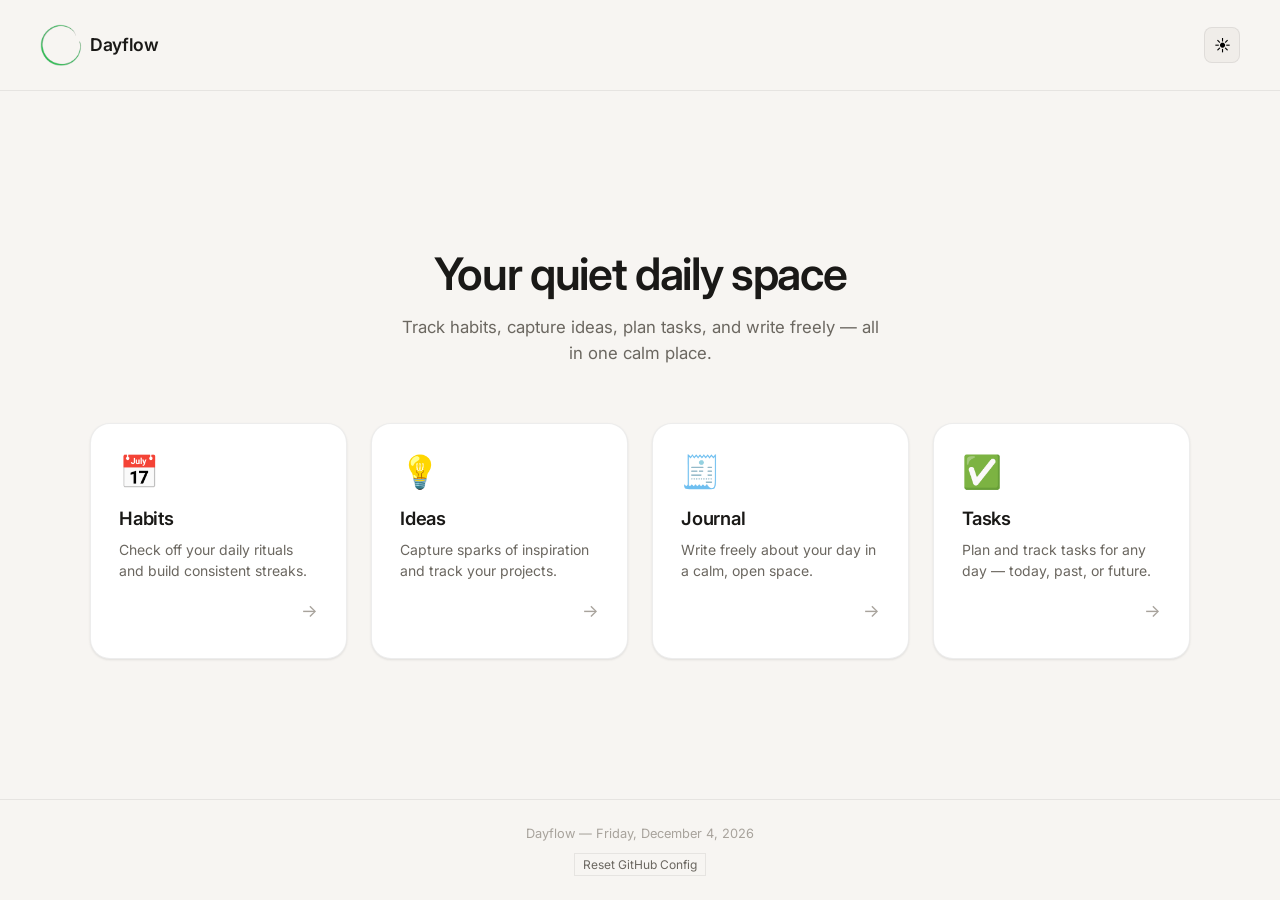
<file: index.html>
<!DOCTYPE html>
<html lang="en">
<head>
  <meta charset="UTF-8" />
  <meta name="viewport" content="width=device-width, initial-scale=1.0" />
  <title>Dayflow — Your Daily Companion</title>
  <meta name="description" content="Dayflow is a calm, distraction-free personal life tracker combining habit tracking, idea logging, and daily journaling in one quiet space." />
  <link rel="icon" type="image/png" href="logos/logo2-removebg-preview.png" />
  <link rel="preconnect" href="https://fonts.googleapis.com" />
  <link rel="preconnect" href="https://fonts.gstatic.com" crossorigin />
  <link href="https://fonts.googleapis.com/css2?family=Inter:wght@300;400;500;600&display=swap" rel="stylesheet" />
  <link rel="stylesheet" href="css/main.css" />
</head>
<body class="home-page">

  <header class="home-header">
    <div class="home-brand">
      <img src="logos/logo2-removebg-preview.png" alt="Dayflow" class="brand-icon main-logo" style="width:42px; height:auto;" />
      <span class="brand-name">Dayflow</span>
    </div>
    <button id="theme-toggle" class="theme-toggle" aria-label="Toggle theme">
      <span class="theme-icon">☀️</span>
    </button>
  </header>

  <main class="home-main">
    <div class="home-hero">
      <h1 class="home-title">Your quiet daily space</h1>
      <p class="home-subtitle">Track habits, capture ideas, plan tasks, and write freely — all in one calm place.</p>
    </div>

    <div class="module-grid module-grid-4">
      <a href="habits.html" class="module-card" id="card-habits">
        <div class="card-icon">📅</div>
        <div class="card-body">
          <h2 class="card-title">Habits</h2>
          <p class="card-desc">Check off your daily rituals and build consistent streaks.</p>
        </div>
        <div class="card-arrow">→</div>
      </a>

      <a href="ideas.html" class="module-card" id="card-ideas">
        <div class="card-icon">💡</div>
        <div class="card-body">
          <h2 class="card-title">Ideas</h2>
          <p class="card-desc">Capture sparks of inspiration and track your projects.</p>
        </div>
        <div class="card-arrow">→</div>
      </a>

      <a href="journal.html" class="module-card" id="card-journal">
        <div class="card-icon">🧾</div>
        <div class="card-body">
          <h2 class="card-title">Journal</h2>
          <p class="card-desc">Write freely about your day in a calm, open space.</p>
        </div>
        <div class="card-arrow">→</div>
      </a>

      <a href="tasks.html" class="module-card" id="card-tasks">
        <div class="card-icon">✅</div>
        <div class="card-body">
          <h2 class="card-title">Tasks</h2>
          <p class="card-desc">Plan and track tasks for any day — today, past, or future.</p>
        </div>
        <div class="card-arrow">→</div>
      </a>
    </div>
  </main>

  <footer class="home-footer">
    <p>Dayflow &mdash; <span id="footer-date"></span></p>
    <p style="margin-top: 0.5rem;"><button id="reset-config" class="btn-ghost" style="font-size: 0.75rem; padding: 0.2rem 0.5rem;">Reset GitHub Config</button></p>
  </footer>



  <script src="js/theme.js"></script>
  <script src="js/github.js"></script>
  <script>
    // Footer date
    document.getElementById('footer-date').textContent = new Date().toLocaleDateString('en-US', { weekday: 'long', year: 'numeric', month: 'long', day: 'numeric' });

    document.addEventListener('DOMContentLoaded', async () => {
        try {
            await GitHub.initializeToken();
        } catch(e) {
            console.error(e.message);
        }
    });

    document.getElementById('reset-config').addEventListener('click', () => {
      if (confirm('Are you sure you want to disconnect? You will need to re-enter your GitHub details.')) {
        GitHub.TokenManager.clearToken();
        location.reload();
      }
    });
  </script>
</body>
</html>
</file>
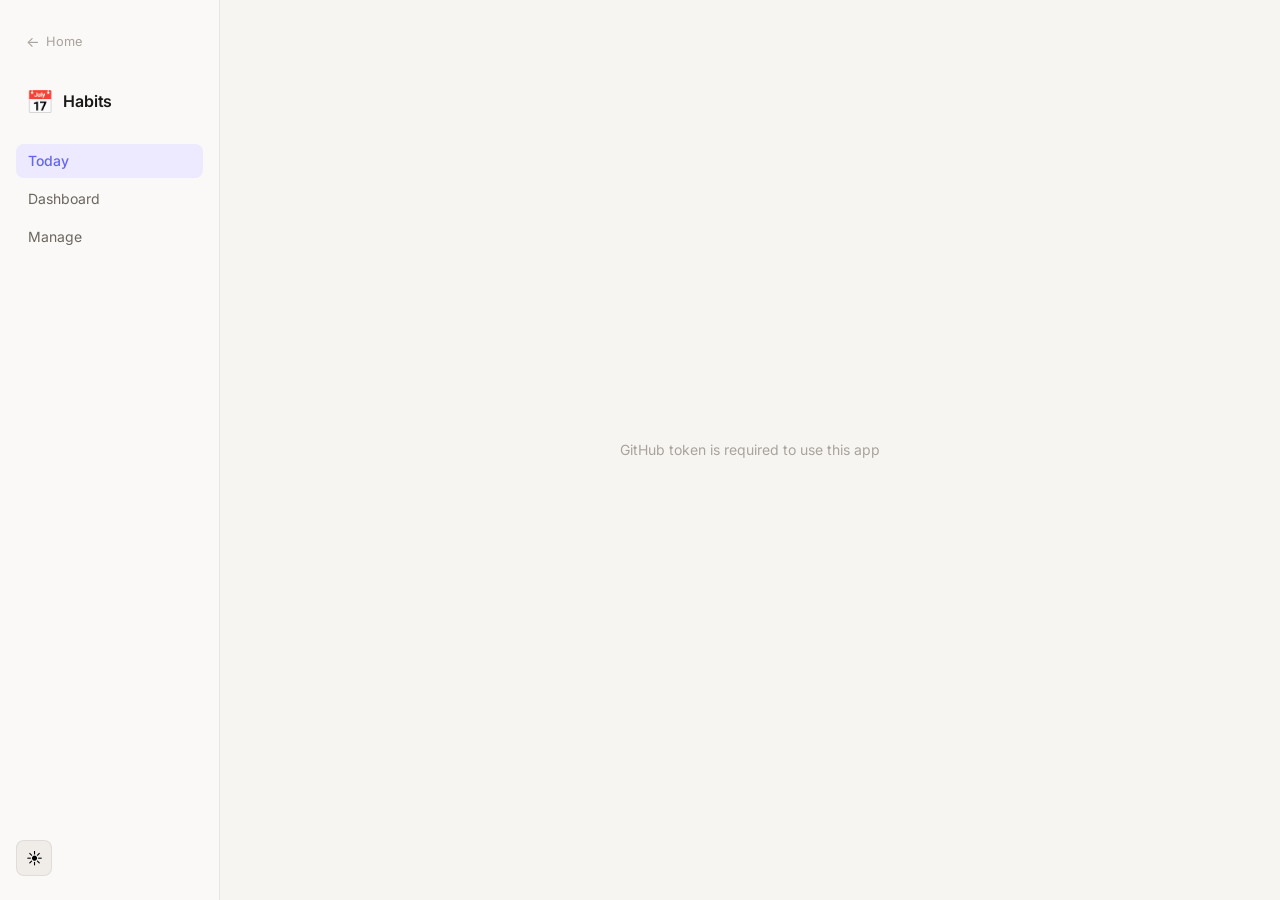
<file: habits.html>
<!DOCTYPE html>
<html lang="en">

<head>
  <meta charset="UTF-8" />
  <meta name="viewport" content="width=device-width, initial-scale=1.0" />
  <title>Habits — Dayflow</title>
  <meta name="description" content="Track your daily habits and build consistent streaks with Dayflow." />
  <link rel="icon" type="image/png" href="logos/logo2-removebg-preview.png" />
  <link rel="preconnect" href="https://fonts.googleapis.com" />
  <link rel="preconnect" href="https://fonts.gstatic.com" crossorigin />
  <link href="https://fonts.googleapis.com/css2?family=Inter:wght@300;400;500;600&display=swap" rel="stylesheet" />
  <link rel="stylesheet" href="css/main.css" />
</head>

<body class="module-page">

  <div class="module-layout">
    <!-- Sidebar -->
    <aside class="module-sidebar">
      <a href="index.html" class="back-link">
        <span class="back-arrow">←</span>
        <span>Home</span>
      </a>
      <div class="sidebar-brand">
        <span class="sidebar-icon">📅</span>
        <span class="sidebar-title">Habits</span>
      </div>
      <nav class="sidebar-nav">
        <button class="sidebar-nav-item active" data-view="today" id="nav-today">Today</button>
        <button class="sidebar-nav-item" data-view="dashboard" id="nav-dashboard">Dashboard</button>
        <button class="sidebar-nav-item" data-view="manage" id="nav-manage">Manage</button>
      </nav>
      <div class="sidebar-spacer"></div>
      <button id="theme-toggle" class="theme-toggle sidebar-theme-btn" aria-label="Toggle theme">
        <span class="theme-icon">☀️</span>
      </button>
    </aside>

    <!-- Main Content -->
    <main class="module-content" id="habits-content">

      <!-- Loading State -->
      <div id="habits-loading" class="loading-screen">
        <div class="spinner"></div>
        <p class="loading-text">Loading your habits…</p>
      </div>

      <!-- Today View -->
      <div id="view-today" class="view hidden">
        <div class="content-header">
          <div>
            <p class="content-eyebrow" id="habits-date-label"></p>
            <h1 class="content-title">Habits</h1>
          </div>
          <button class="btn btn-primary" id="save-today-btn">Save Habits</button>
        </div>

        <!-- Date Navigator -->
        <div class="date-navigator">
          <button class="date-nav-btn" id="date-prev-btn" title="Previous day">&#8592;</button>
          <div class="date-nav-center">
            <input type="date" id="date-picker" class="date-picker-input" />
            <span class="date-nav-label" id="date-nav-label"></span>
          </div>
          <button class="date-nav-btn" id="date-next-btn" title="Next day">&#8594;</button>
        </div>

        <!-- Viewing context indicator -->
        <div class="date-context-bar" id="date-context-bar"></div>

        <div class="progress-bar-wrap">
          <div class="progress-bar-track">
            <div class="progress-bar-fill" id="habit-progress-bar"></div>
          </div>
          <span class="progress-label" id="habit-progress-label">0 / 0</span>
          <span class="habits-progress-ring" id="habits-progress-ring"></span>
        </div>

        <div class="habit-list" id="habit-list">
          <!-- Habits rendered here -->
        </div>

        <div class="empty-state hidden" id="habits-empty">
          <p class="empty-icon">📋</p>
          <p class="empty-text">No habits yet. Add some in the <strong>Manage</strong> tab.</p>
        </div>
      </div>

      <!-- Dashboard View -->
      <div id="view-dashboard" class="view hidden">
        <div class="content-header">
          <div>
            <p class="content-eyebrow">Insights</p>
            <h1 class="content-title">Dashboard</h1>
          </div>
        </div>

        <div class="dashboard-overview">
          <div class="dash-card">
            <h3 title="Average completion rate across all habits this month."
              style="margin-bottom:0.75rem; font-size:1rem; cursor:help;">Overall Consistency (This Month)</h3>
            <div class="progress-bar-wrap">
              <div class="progress-bar-track">
                <div class="progress-bar-fill" id="dash-overall-bar"></div>
              </div>
              <span class="progress-label" id="dash-overall-val">0%</span>
            </div>
          </div>

          <div class="dash-grid">
            <div class="dash-card">
              <h3 style="margin-bottom:0.75rem; font-size:0.95rem;">Habit Summary</h3>
              <div id="dash-habit-summary" class="dash-list"></div>
            </div>
            <div class="dash-card">
              <h3 style="margin-bottom:0.75rem; font-size:0.95rem;">Current Streaks</h3>
              <div id="dash-streaks" class="dash-list"></div>
            </div>
          </div>
        </div>

        <div class="dashboard-explorer">
          <h2 style="font-size:1.1rem; margin-bottom:1rem; border-top:1px solid var(--border); padding-top:1.5rem;">
            Habit Explorer</h2>
          <div class="explorer-layout">
            <div class="explorer-list" id="explorer-list"></div>
            <div class="explorer-panel card" id="explorer-panel" style="display:none;">
              <div class="panel-header" style="border-bottom:1px solid var(--border); padding:1rem;">
                <h3 id="exp-name" style="font-size:1.05rem;">Name</h3>
                <p class="panel-meta" style="font-size:0.8rem; color:var(--text-secondary); margin-top:0.2rem;">Started:
                  <span id="exp-start"></span> &bull; Consistency: <span id="exp-consistency"></span>%
                </p>
              </div>
              <div class="panel-history" id="exp-history" style="padding:1rem;"></div>
            </div>
          </div>
        </div>
      </div>

      <!-- Manage View -->
      <div id="view-manage" class="view hidden">
        <div class="content-header">
          <div>
            <p class="content-eyebrow">Configuration</p>
            <h1 class="content-title">Manage Habits</h1>
          </div>
          <button class="btn btn-primary" id="save-manage-btn">Save Configuration</button>
        </div>

        <div class="add-habit-form card">
          <input type="text" id="new-habit-input" class="form-input" placeholder="Habit name (e.g. Gym, Reading…)"
            maxlength="60" />
          <button id="add-habit-btn" class="btn btn-primary" id="add-habit-btn">+ Add Habit</button>
        </div>

        <div class="habit-manage-list" id="habit-manage-list"></div>

        <div class="empty-state hidden" id="manage-empty">
          <p class="empty-icon">✏️</p>
          <p class="empty-text">Start by adding your first habit above.</p>
        </div>
      </div>

    </main>
  </div>

  <!-- Habit Details Modal -->
  <div id="habit-details-modal" class="modal-overlay hidden">
    <div class="modal">
      <div class="modal-header">
        <h2 class="modal-title" id="hd-name">Habit Name</h2>
        <p class="modal-subtitle">Started: <span id="hd-start"></span> &bull; Consistency: <span
            id="hd-consistency"></span>%</p>
      </div>
      <div class="modal-body">
        <div class="habit-history-list" id="hd-history-list"></div>
      </div>
      <div class="modal-footer">
        <button id="hd-close-btn" class="btn btn-ghost">Close</button>
      </div>
    </div>
  </div>

  <!-- Save indicator -->
  <div id="save-toast" class="save-toast hidden">
    <span class="toast-dot"></span>
    <span class="toast-text">Saving…</span>
  </div>

  <script src="js/theme.js"></script>
  <script src="js/github.js"></script>
  <script src="js/habits.js"></script>
</body>

</html>
</file>
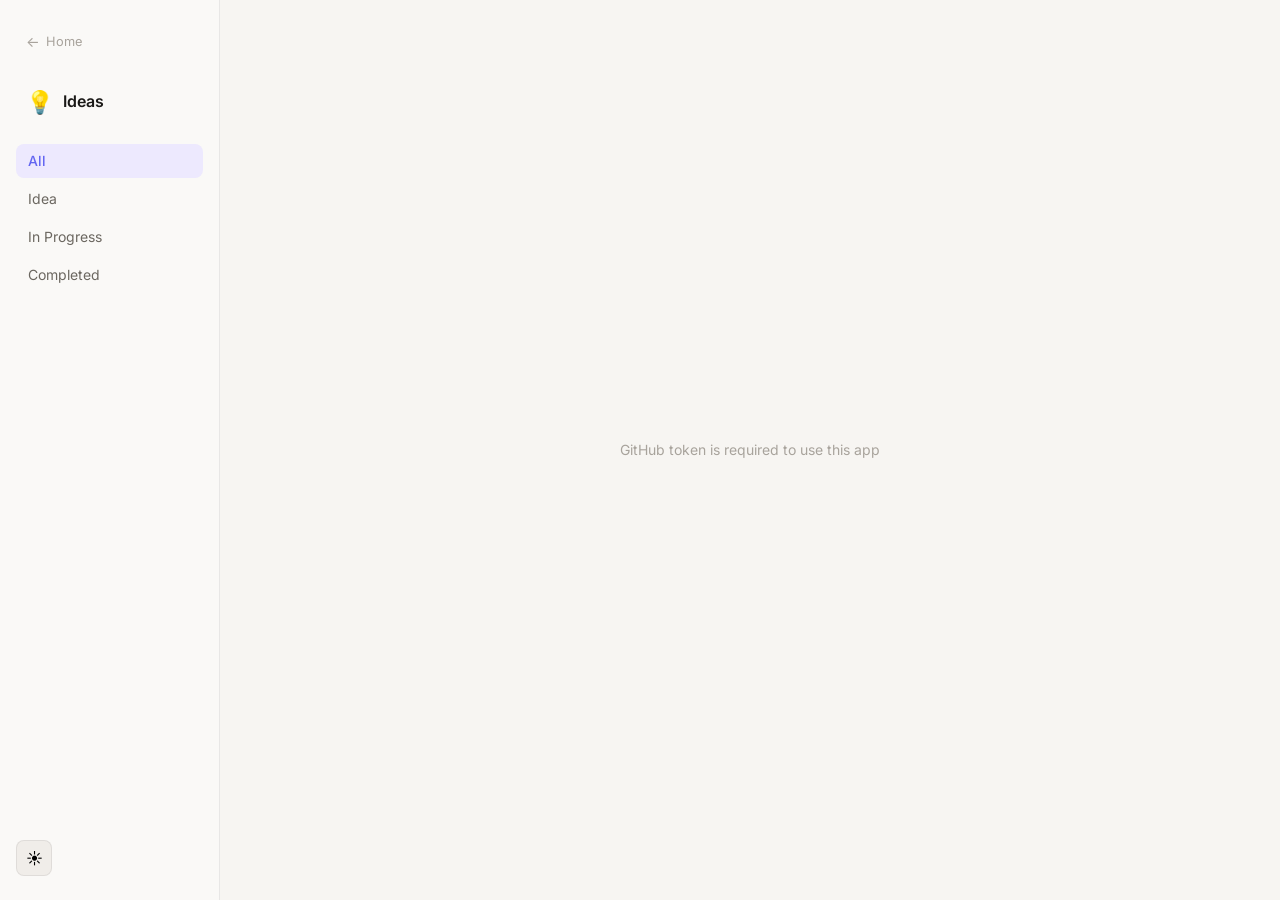
<file: ideas.html>
<!DOCTYPE html>
<html lang="en">
<head>
  <meta charset="UTF-8" />
  <meta name="viewport" content="width=device-width, initial-scale=1.0" />
  <title>Ideas — Dayflow</title>
  <meta name="description" content="Capture and manage your ideas and projects with Dayflow." />
  <link rel="icon" type="image/png" href="logos/logo2-removebg-preview.png" />
  <link rel="preconnect" href="https://fonts.googleapis.com" />
  <link rel="preconnect" href="https://fonts.gstatic.com" crossorigin />
  <link href="https://fonts.googleapis.com/css2?family=Inter:wght@300;400;500;600&display=swap" rel="stylesheet" />
  <link rel="stylesheet" href="css/main.css" />
</head>
<body class="module-page">

  <div class="module-layout">
    <!-- Sidebar -->
    <aside class="module-sidebar">
      <a href="index.html" class="back-link">
        <span class="back-arrow">←</span>
        <span>Home</span>
      </a>
      <div class="sidebar-brand">
        <span class="sidebar-icon">💡</span>
        <span class="sidebar-title">Ideas</span>
      </div>
      <nav class="sidebar-nav">
        <button class="sidebar-nav-item active" data-filter="all" id="filter-all">All</button>
        <button class="sidebar-nav-item" data-filter="idea" id="filter-idea">Idea</button>
        <button class="sidebar-nav-item" data-filter="in-progress" id="filter-inprogress">In Progress</button>
        <button class="sidebar-nav-item" data-filter="completed" id="filter-completed">Completed</button>
      </nav>
      <div class="sidebar-spacer"></div>
      <button id="theme-toggle" class="theme-toggle sidebar-theme-btn" aria-label="Toggle theme">
        <span class="theme-icon">☀️</span>
      </button>
    </aside>

    <!-- Main Content -->
    <main class="module-content" id="ideas-content">

      <!-- Loading -->
      <div id="ideas-loading" class="loading-screen">
        <div class="spinner"></div>
        <p class="loading-text">Loading your ideas…</p>
      </div>

      <!-- Ideas View -->
      <div id="view-ideas" class="view hidden">
        <div class="content-header">
          <div>
            <p class="content-eyebrow">Quick Capture</p>
            <h1 class="content-title">Your Ideas</h1>
          </div>
          <button class="btn btn-primary" id="open-add-idea">+ New Idea</button>
        </div>

        <div id="idea-list" class="idea-list"></div>

        <div class="empty-state hidden" id="ideas-empty">
          <p class="empty-icon">💭</p>
          <p class="empty-text">No ideas yet. Hit <strong>+ New Idea</strong> to capture one.</p>
        </div>
      </div>

    </main>
  </div>

  <!-- Add/Edit Idea Modal -->
  <div id="idea-modal" class="modal-overlay hidden">
    <div class="modal">
      <div class="modal-header">
        <h2 class="modal-title" id="idea-modal-title">New Idea</h2>
      </div>
      <div class="modal-body">
        <input type="hidden" id="idea-edit-id" />
        <div class="form-group">
          <label class="form-label" for="idea-title-input">Title</label>
          <input type="text" id="idea-title-input" class="form-input" placeholder="What's the idea?" maxlength="100" />
        </div>
        <div class="form-group">
          <label class="form-label" for="idea-desc-input">Description</label>
          <textarea id="idea-desc-input" class="form-textarea" placeholder="A short description…" rows="3" maxlength="500"></textarea>
        </div>
        <div class="form-group">
          <label class="form-label" for="idea-status-input">Status</label>
          <select id="idea-status-input" class="form-select">
            <option value="idea">💭 Idea</option>
            <option value="in-progress">🔄 In Progress</option>
            <option value="completed">✅ Completed</option>
          </select>
        </div>
      </div>
      <div class="modal-footer">
        <button id="idea-cancel-btn" class="btn btn-ghost">Cancel</button>
        <button id="idea-save-btn" class="btn btn-primary">Save Idea</button>
      </div>
    </div>
  </div>

  <!-- Delete confirm -->
  <div id="delete-modal" class="modal-overlay hidden">
    <div class="modal modal-sm">
      <div class="modal-header">
        <h2 class="modal-title">Delete this idea?</h2>
        <p class="modal-subtitle">This action cannot be undone.</p>
      </div>
      <div class="modal-footer">
        <button id="delete-cancel-btn" class="btn btn-ghost">Cancel</button>
        <button id="delete-confirm-btn" class="btn btn-danger">Delete</button>
      </div>
    </div>
  </div>

  <!-- Save indicator -->
  <div id="save-toast" class="save-toast hidden">
    <span class="toast-dot"></span>
    <span class="toast-text">Saving…</span>
  </div>

  <script src="js/theme.js"></script>
  <script src="js/github.js"></script>
  <script src="js/ideas.js"></script>
</body>
</html>
</file>
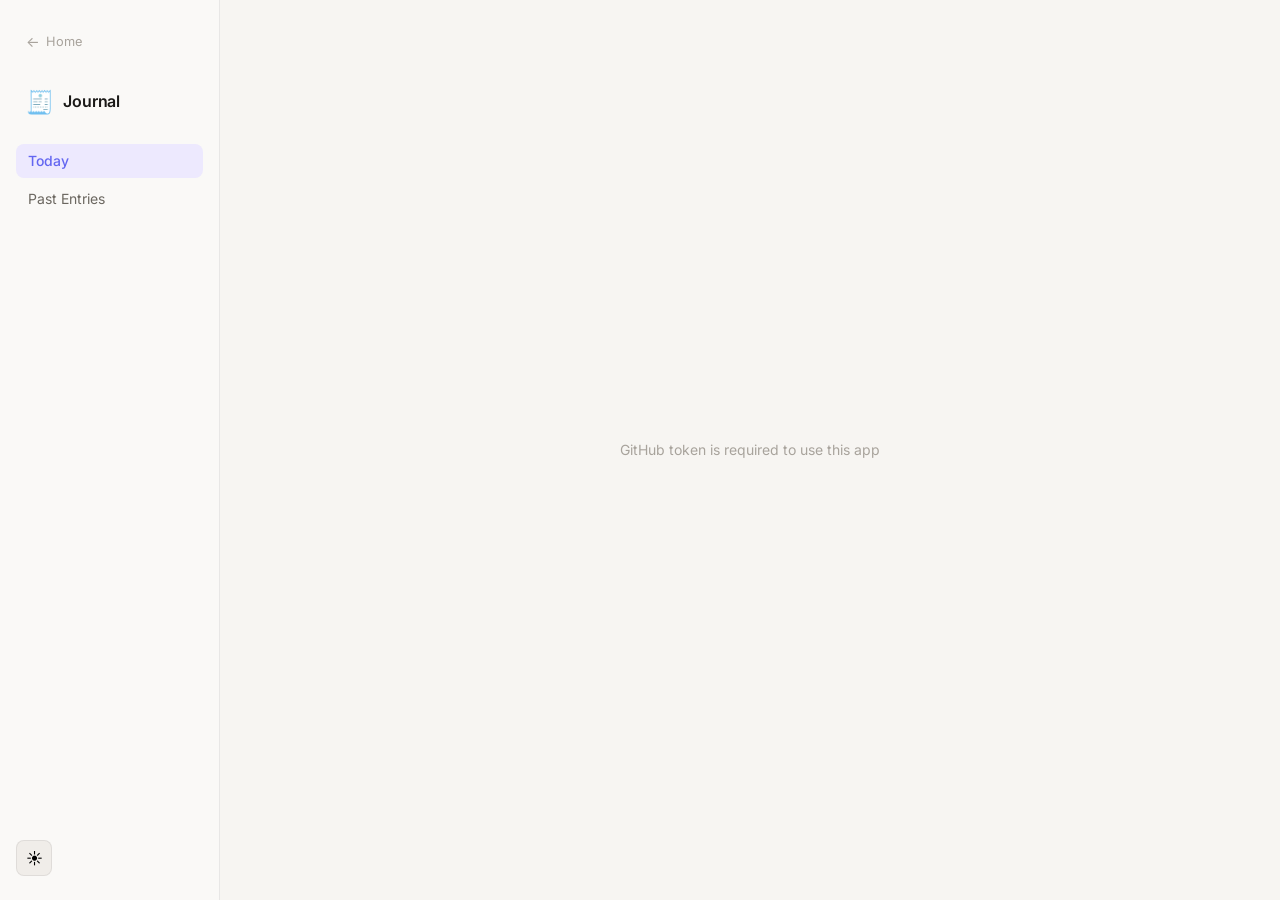
<file: journal.html>
<!DOCTYPE html>
<html lang="en">
<head>
  <meta charset="UTF-8" />
  <meta name="viewport" content="width=device-width, initial-scale=1.0" />
  <title>Journal — Dayflow</title>
  <meta name="description" content="Write your daily journal entries freely in a calm, distraction-free space." />
  <link rel="icon" type="image/png" href="logos/logo2-removebg-preview.png" />
  <link rel="preconnect" href="https://fonts.googleapis.com" />
  <link rel="preconnect" href="https://fonts.gstatic.com" crossorigin />
  <link href="https://fonts.googleapis.com/css2?family=Inter:wght@300;400;500;600&display=swap" rel="stylesheet" />
  <link rel="stylesheet" href="css/main.css" />
</head>
<body class="module-page">

  <div class="module-layout">
    <!-- Sidebar -->
    <aside class="module-sidebar">
      <a href="index.html" class="back-link">
        <span class="back-arrow">←</span>
        <span>Home</span>
      </a>
      <div class="sidebar-brand">
        <span class="sidebar-icon">🧾</span>
        <span class="sidebar-title">Journal</span>
      </div>
      <nav class="sidebar-nav">
        <button class="sidebar-nav-item active" data-view="write" id="nav-write">Today</button>
        <button class="sidebar-nav-item" data-view="past" id="nav-past">Past Entries</button>
      </nav>
      <div class="sidebar-spacer"></div>
      <button id="theme-toggle" class="theme-toggle sidebar-theme-btn" aria-label="Toggle theme">
        <span class="theme-icon">☀️</span>
      </button>
    </aside>

    <!-- Main Content -->
    <main class="module-content" id="journal-content">

      <!-- Loading -->
      <div id="journal-loading" class="loading-screen">
        <div class="spinner"></div>
        <p class="loading-text">Loading your journal…</p>
      </div>

      <!-- Write View -->
      <div id="view-write" class="view hidden">
        <div class="content-header">
          <div>
            <p class="content-eyebrow" id="journal-date-label"></p>
            <h1 class="content-title">Today's Entry</h1>
          </div>
          <button class="btn btn-primary" id="journal-save-btn">Save Entry</button>
        </div>

        <div class="journal-editor card">
          <textarea id="journal-textarea" class="journal-textarea" placeholder="Write about your day… What happened? How did it feel? What are you grateful for?"></textarea>
        </div>

        <p class="journal-hint">Your entry is saved privately to your GitHub repository.</p>
      </div>

      <!-- Past Entries View -->
      <div id="view-past" class="view hidden">
        <div class="content-header">
          <div>
            <p class="content-eyebrow">Archive</p>
            <h1 class="content-title">Past Entries</h1>
          </div>
          <div class="month-nav" id="month-nav">
            <button class="month-btn" id="prev-month">‹</button>
            <span class="month-label" id="month-label"></span>
            <button class="month-btn" id="next-month">›</button>
          </div>
        </div>

        <div id="past-entries-list" class="past-entries-list"></div>

        <div class="empty-state hidden" id="past-empty">
          <p class="empty-icon">📖</p>
          <p class="empty-text">No entries for this month.</p>
        </div>
      </div>

    </main>
  </div>

  <!-- Save indicator -->
  <div id="save-toast" class="save-toast hidden">
    <span class="toast-dot"></span>
    <span class="toast-text">Saving…</span>
  </div>

  <script src="js/theme.js"></script>
  <script src="js/github.js"></script>
  <script src="js/journal.js"></script>
</body>
</html>
</file>
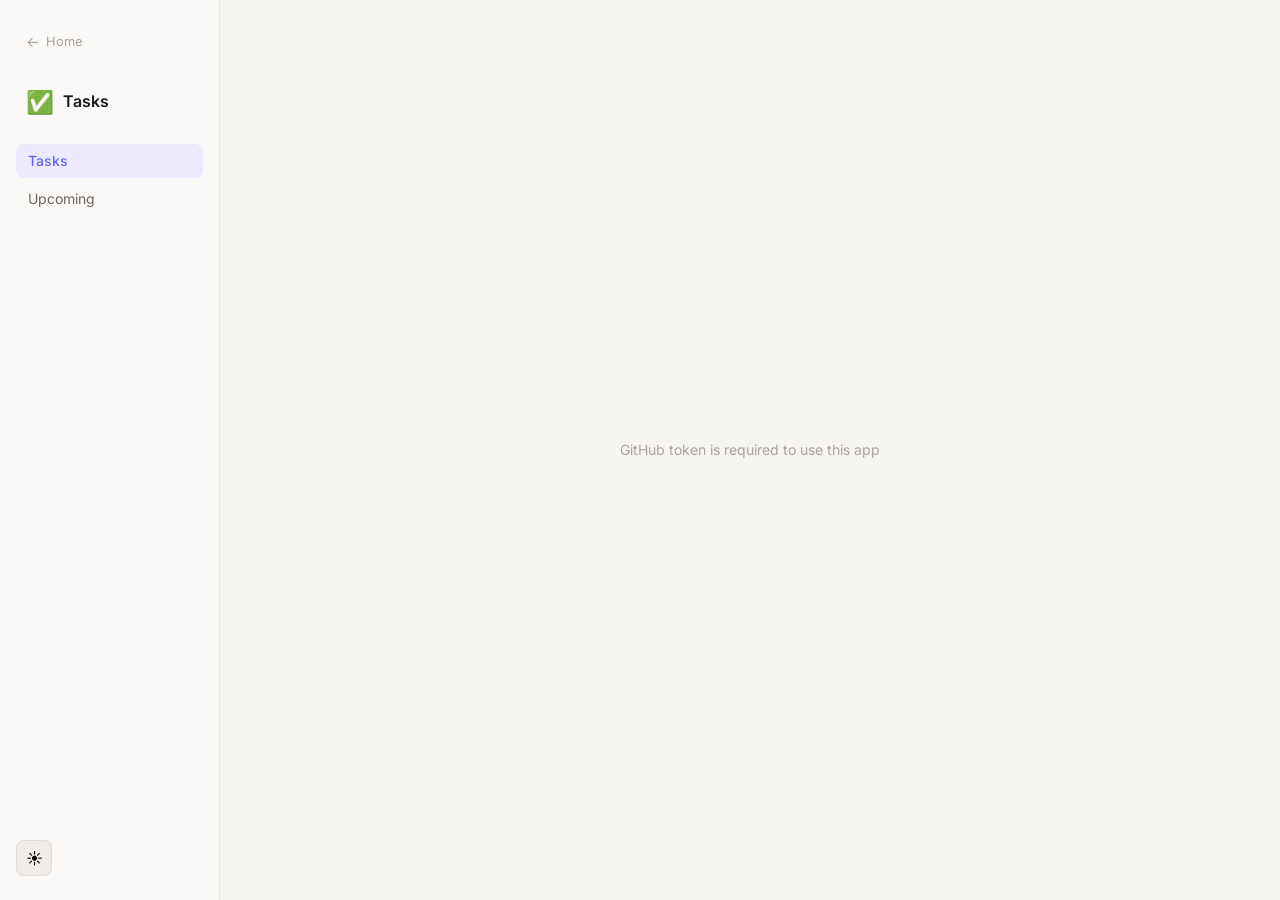
<file: tasks.html>
<!DOCTYPE html>
<html lang="en">

<head>
  <meta charset="UTF-8" />
  <meta name="viewport" content="width=device-width, initial-scale=1.0" />
  <title>Tasks — Dayflow</title>
  <meta name="description" content="Plan and manage tasks for any date. A focused, date-based task management space in Dayflow." />
  <link rel="icon" type="image/png" href="logos/logo2-removebg-preview.png" />
  <link rel="preconnect" href="https://fonts.googleapis.com" />
  <link rel="preconnect" href="https://fonts.gstatic.com" crossorigin />
  <link href="https://fonts.googleapis.com/css2?family=Inter:wght@300;400;500;600&display=swap" rel="stylesheet" />
  <link rel="stylesheet" href="css/main.css" />
</head>

<body class="module-page">

  <div class="module-layout">
    <!-- Sidebar -->
    <aside class="module-sidebar">
      <a href="index.html" class="back-link" id="back-home-link">
        <span class="back-arrow">←</span>
        <span>Home</span>
      </a>
      <div class="sidebar-brand">
        <span class="sidebar-icon">✅</span>
        <span class="sidebar-title">Tasks</span>
      </div>
      <nav class="sidebar-nav">
        <button class="sidebar-nav-item active" data-view="tasks" id="nav-tasks">Tasks</button>
        <button class="sidebar-nav-item" data-view="upcoming" id="nav-upcoming">Upcoming</button>
      </nav>
      <div class="sidebar-spacer"></div>
      <button id="theme-toggle" class="theme-toggle sidebar-theme-btn" aria-label="Toggle theme">
        <span class="theme-icon">☀️</span>
      </button>
    </aside>

    <!-- Main Content -->
    <main class="module-content" id="tasks-content">

      <!-- Loading State -->
      <div id="tasks-loading" class="loading-screen">
        <div class="spinner"></div>
        <p class="loading-text">Loading tasks…</p>
      </div>

      <!-- Tasks View -->
      <div id="view-tasks" class="view hidden">

        <!-- Header row -->
        <div class="tasks-header">
          <div class="tasks-header-left">
            <p class="content-eyebrow" id="tasks-eyebrow">Tasks</p>
            <h1 class="content-title tasks-page-title">
              <span id="tasks-date-display"></span>
            </h1>
          </div>
          <div class="tasks-header-actions">
            <span class="unsaved-indicator hidden" id="unsaved-indicator">Unsaved changes •</span>
            <button class="btn btn-primary" id="save-tasks-btn">Save Changes</button>
          </div>
        </div>

        <!-- Date Navigator -->
        <div class="date-navigator tasks-date-nav">
          <button class="date-nav-btn" id="tasks-date-prev" title="Previous day">&#8592;</button>
          <div class="date-nav-center">
            <input type="date" id="tasks-date-picker" class="date-picker-input" />
            <span class="date-nav-label" id="tasks-date-label"></span>
          </div>
          <button class="date-nav-btn" id="tasks-date-next" title="Next day">&#8594;</button>
          <button class="btn btn-ghost tasks-today-btn" id="tasks-goto-today">Today</button>
        </div>

        <!-- Stats bar -->
        <div class="tasks-stats-bar" id="tasks-stats-bar">
          <div class="tasks-stat">
            <span class="tasks-stat-val" id="stat-total">0</span>
            <span class="tasks-stat-label">Total</span>
          </div>
          <div class="tasks-stat">
            <span class="tasks-stat-val tasks-stat-done" id="stat-done">0</span>
            <span class="tasks-stat-label">Done</span>
          </div>
          <div class="tasks-stat">
            <span class="tasks-stat-val tasks-stat-pending" id="stat-pending">0</span>
            <span class="tasks-stat-label">Pending</span>
          </div>
          <div class="tasks-progress-wrap">
            <div class="tasks-progress-track">
              <div class="tasks-progress-fill" id="tasks-progress-fill"></div>
            </div>
            <span class="tasks-progress-pct" id="tasks-progress-pct">0%</span>
          </div>
        </div>

        <!-- Quick-add input -->
        <div class="tasks-add-bar card" id="tasks-add-bar">
          <div class="tasks-add-row">
            <input
              type="text"
              id="task-new-input"
              class="form-input tasks-add-input"
              placeholder="Add a task… press Enter to add"
              maxlength="200"
              autocomplete="off"
            />
            <select id="task-new-priority" class="form-select tasks-priority-select" aria-label="Priority">
              <option value="none">— Priority</option>
              <option value="high">🔴 High</option>
              <option value="medium">🟡 Medium</option>
              <option value="low">🟢 Low</option>
            </select>
            <button class="btn btn-primary" id="task-add-btn">+ Add</button>
          </div>
        </div>

        <!-- Task list (pending grouped by priority) -->
        <div id="tasks-pending-section">
          <div class="tasks-group-list" id="tasks-pending-list"></div>
          <div class="empty-state hidden" id="tasks-empty">
            <p class="empty-icon">✅</p>
            <p class="empty-text">No tasks for this day.<br>Add one above to get started.</p>
          </div>
        </div>

        <!-- Completed section (collapsible) -->
        <div class="tasks-completed-section hidden" id="tasks-completed-section">
          <button class="tasks-section-toggle" id="tasks-completed-toggle">
            <span class="tasks-section-toggle-icon" id="tasks-completed-chevron">▶</span>
            <span>Completed</span>
            <span class="tasks-completed-count" id="tasks-completed-count">0</span>
          </button>
          <div class="tasks-group-list" id="tasks-completed-list"></div>
        </div>

      </div>

      <!-- Upcoming View -->
      <div id="view-upcoming" class="view hidden">
        <div class="content-header">
          <div>
            <p class="content-eyebrow">Planning</p>
            <h1 class="content-title">Upcoming Tasks</h1>
          </div>
        </div>
        <div id="upcoming-list" class="upcoming-list"></div>
        <div class="empty-state hidden" id="upcoming-empty">
          <p class="empty-icon">🗓️</p>
          <p class="empty-text">No upcoming tasks found in the next 30 days.</p>
        </div>
      </div>

    </main>
  </div>

  <!-- Inline-edit modal -->
  <div id="task-edit-modal" class="modal-overlay hidden">
    <div class="modal">
      <div class="modal-header">
        <h2 class="modal-title">Edit Task</h2>
        <p class="modal-subtitle">Update the task details below.</p>
      </div>
      <div class="modal-body">
        <div class="form-group">
          <label class="form-label" for="edit-task-text">Task</label>
          <input type="text" id="edit-task-text" class="form-input" maxlength="200" />
        </div>
        <div class="form-group">
          <label class="form-label" for="edit-task-priority">Priority</label>
          <select id="edit-task-priority" class="form-select">
            <option value="none">None</option>
            <option value="high">🔴 High</option>
            <option value="medium">🟡 Medium</option>
            <option value="low">🟢 Low</option>
          </select>
        </div>
        <div class="form-group">
          <label class="form-label" for="edit-task-date">Date</label>
          <input type="date" id="edit-task-date" class="form-input" />
        </div>
      </div>
      <div class="modal-footer">
        <button class="btn btn-ghost" id="edit-cancel-btn">Cancel</button>
        <button class="btn btn-primary" id="edit-save-btn">Save Task</button>
      </div>
    </div>
  </div>

  <!-- Save indicator toast -->
  <div id="save-toast" class="save-toast hidden">
    <span class="toast-dot"></span>
    <span class="toast-text">Saving…</span>
  </div>

  <script src="js/theme.js"></script>
  <script src="js/github.js"></script>
  <script src="js/tasks.js"></script>
</body>

</html>
</file>
<file: css/main.css>
/* ============================================================
   Dayflow — Main Stylesheet
   Soft, minimal, distraction-free design system
   ============================================================ */

/* ---------- Google Fonts ---------- */
@import url('https://fonts.googleapis.com/css2?family=Inter:wght@300;400;500;600&display=swap');

/* ---------- CSS Custom Properties ---------- */
:root {
  /* Colors — Light */
  --bg-base: #f7f5f2;
  --bg-surface: #ffffff;
  --bg-sidebar: #faf9f7;
  --bg-hover: #f0ede9;
  --bg-input: #f7f5f2;

  --text-primary: #1a1917;
  --text-secondary: #6b6760;
  --text-muted: #a8a39c;
  --text-on-accent: #ffffff;

  --accent: #6366f1;
  /* Indigo */
  --accent-light: #ede9fe;
  --accent-hover: #4f46e5;

  --success: #16a34a;
  --success-light: #dcfce7;
  --danger: #dc2626;
  --danger-light: #fee2e2;
  --warning: #d97706;
  --warning-light: #fef3c7;

  --border: rgba(0, 0, 0, 0.07);
  --border-focus: #6366f1;

  --shadow-sm: 0 1px 3px rgba(0, 0, 0, 0.06), 0 1px 2px rgba(0, 0, 0, 0.04);
  --shadow-md: 0 4px 16px rgba(0, 0, 0, 0.08), 0 2px 6px rgba(0, 0, 0, 0.04);
  --shadow-lg: 0 12px 40px rgba(0, 0, 0, 0.10), 0 4px 12px rgba(0, 0, 0, 0.06);
  --shadow-hover: 0 8px 28px rgba(99, 102, 241, 0.15), 0 2px 8px rgba(0, 0, 0, 0.05);

  --radius-sm: 8px;
  --radius-md: 14px;
  --radius-lg: 20px;
  --radius-xl: 28px;

  --sidebar-width: 220px;

  --transition: 200ms cubic-bezier(0.4, 0, 0.2, 1);
  --transition-slow: 350ms cubic-bezier(0.4, 0, 0.2, 1);
}

/* Dark theme */
[data-theme="dark"] {
  --bg-base: #111010;
  --bg-surface: #1c1b1a;
  --bg-sidebar: #161514;
  --bg-hover: #252422;
  --bg-input: #252422;

  --text-primary: #f0ede9;
  --text-secondary: #a8a39c;
  --text-muted: #6b6760;

  --accent: #818cf8;
  --accent-light: #1e1d3f;
  --accent-hover: #6366f1;

  --success: #4ade80;
  --success-light: #052e16;
  --danger: #f87171;
  --danger-light: #450a0a;
  --warning: #fbbf24;
  --warning-light: #451a03;

  --border: rgba(255, 255, 255, 0.07);

  --shadow-sm: 0 1px 3px rgba(0, 0, 0, 0.3), 0 1px 2px rgba(0, 0, 0, 0.2);
  --shadow-md: 0 4px 16px rgba(0, 0, 0, 0.4), 0 2px 6px rgba(0, 0, 0, 0.2);
  --shadow-lg: 0 12px 40px rgba(0, 0, 0, 0.5), 0 4px 12px rgba(0, 0, 0, 0.3);
  --shadow-hover: 0 8px 28px rgba(129, 140, 248, 0.2), 0 2px 8px rgba(0, 0, 0, 0.3);
}

/* ---------- Reset & Base ---------- */
*,
*::before,
*::after {
  box-sizing: border-box;
  margin: 0;
  padding: 0;
}

html {
  font-size: 16px;
  scroll-behavior: smooth;
}

body {
  font-family: 'Inter', -apple-system, BlinkMacSystemFont, sans-serif;
  background: var(--bg-base);
  color: var(--text-primary);
  line-height: 1.6;
  min-height: 100vh;
  transition: background var(--transition-slow), color var(--transition-slow);
  -webkit-font-smoothing: antialiased;
}

a {
  text-decoration: none;
  color: inherit;
}

button {
  font-family: inherit;
  cursor: pointer;
  border: none;
  background: none;
}

input,
textarea,
select {
  font-family: inherit;
}

/* ---------- Utility ---------- */
.hidden {
  display: none !important;
}

/* ---------- Scrollbar ---------- */
::-webkit-scrollbar {
  width: 6px;
  height: 6px;
}

::-webkit-scrollbar-track {
  background: transparent;
}

::-webkit-scrollbar-thumb {
  background: var(--border);
  border-radius: 99px;
}

::-webkit-scrollbar-thumb:hover {
  background: var(--text-muted);
}

/* ============================================================
   HOME PAGE
   ============================================================ */

.home-page {
  display: flex;
  flex-direction: column;
  min-height: 100vh;
}

/* Header */
.home-header {
  display: flex;
  align-items: center;
  justify-content: space-between;
  padding: 1.5rem 2.5rem;
  position: sticky;
  top: 0;
  z-index: 10;
  background: var(--bg-base);
  border-bottom: 1px solid var(--border);
  backdrop-filter: blur(8px);
  transition: background var(--transition-slow);
}

.home-brand {
  display: flex;
  align-items: center;
  gap: 0.5rem;
}

.brand-icon {
  font-size: 1.4rem;
}

.brand-name {
  font-size: 1.1rem;
  font-weight: 600;
  letter-spacing: -0.02em;
  color: var(--text-primary);
}

/* Hero */
.home-main {
  flex: 1;
  display: flex;
  flex-direction: column;
  align-items: center;
  justify-content: center;
  padding: 4rem 1.5rem 3rem;
  gap: 3.5rem;
}

.home-hero {
  text-align: center;
  max-width: 480px;
}

.home-title {
  font-size: clamp(2rem, 5vw, 2.8rem);
  font-weight: 600;
  color: var(--text-primary);
  letter-spacing: -0.03em;
  line-height: 1.2;
  margin-bottom: 0.75rem;
}

.home-subtitle {
  font-size: 1.05rem;
  color: var(--text-secondary);
  font-weight: 400;
  line-height: 1.6;
}

/* Module Grid */
.module-grid {
  display: grid;
  grid-template-columns: repeat(3, 1fr);
  gap: 1.5rem;
  width: 100%;
  max-width: 860px;
}

.module-grid-4 {
  grid-template-columns: repeat(4, 1fr);
  max-width: 1100px;
}

@media (max-width: 1020px) {
  .module-grid-4 {
    grid-template-columns: repeat(2, 1fr);
    max-width: 600px;
  }
}

.module-card {
  display: flex;
  flex-direction: column;
  align-items: flex-start;
  gap: 1rem;
  padding: 2rem 1.75rem;
  background: var(--bg-surface);
  border: 1px solid var(--border);
  border-radius: var(--radius-lg);
  box-shadow: var(--shadow-sm);
  transition:
    transform var(--transition),
    box-shadow var(--transition),
    background var(--transition-slow),
    border-color var(--transition);
  cursor: pointer;
  position: relative;
  overflow: hidden;
}

.module-card::before {
  content: '';
  position: absolute;
  inset: 0;
  background: linear-gradient(135deg, var(--accent-light) 0%, transparent 60%);
  opacity: 0;
  transition: opacity var(--transition);
  border-radius: inherit;
}

.module-card:hover {
  transform: translateY(-4px);
  box-shadow: var(--shadow-hover);
  border-color: var(--accent);
}

.module-card:hover::before {
  opacity: 1;
}

.card-icon {
  font-size: 2rem;
  line-height: 1;
  position: relative;
  z-index: 1;
}

.card-body {
  flex: 1;
  position: relative;
  z-index: 1;
}

.card-title {
  font-size: 1.15rem;
  font-weight: 600;
  color: var(--text-primary);
  margin-bottom: 0.35rem;
  letter-spacing: -0.01em;
}

.card-desc {
  font-size: 0.875rem;
  color: var(--text-secondary);
  line-height: 1.5;
}

.card-arrow {
  font-size: 1.1rem;
  color: var(--text-muted);
  align-self: flex-end;
  position: relative;
  z-index: 1;
  transition: color var(--transition), transform var(--transition);
}

.module-card:hover .card-arrow {
  color: var(--accent);
  transform: translateX(4px);
}

/* Footer */
.home-footer {
  text-align: center;
  padding: 1.5rem;
  color: var(--text-muted);
  font-size: 0.8rem;
  border-top: 1px solid var(--border);
}

/* ============================================================
   MODULE PAGES — SHARED LAYOUT
   ============================================================ */

.module-page {
  height: 100vh;
  overflow: hidden;
}

.module-layout {
  display: flex;
  height: 100vh;
}

/* ---------- Sidebar ---------- */
.module-sidebar {
  width: var(--sidebar-width);
  flex-shrink: 0;
  background: var(--bg-sidebar);
  border-right: 1px solid var(--border);
  display: flex;
  flex-direction: column;
  padding: 1.5rem 1rem;
  gap: 0;
  transition: background var(--transition-slow);
  overflow-y: auto;
}

.back-link {
  display: flex;
  align-items: center;
  gap: 0.4rem;
  font-size: 0.8rem;
  color: var(--text-muted);
  padding: 0.4rem 0.6rem;
  border-radius: var(--radius-sm);
  transition: color var(--transition), background var(--transition);
  margin-bottom: 1.5rem;
}

.back-link:hover {
  color: var(--text-primary);
  background: var(--bg-hover);
}

.back-arrow {
  font-size: 0.9rem;
  transition: transform var(--transition);
}

.back-link:hover .back-arrow {
  transform: translateX(-3px);
}

.sidebar-brand {
  display: flex;
  align-items: center;
  gap: 0.6rem;
  padding: 0 0.6rem;
  margin-bottom: 1.5rem;
}

.sidebar-icon {
  font-size: 1.4rem;
}

.sidebar-title {
  font-size: 1rem;
  font-weight: 600;
  letter-spacing: -0.01em;
}

.sidebar-nav {
  display: flex;
  flex-direction: column;
  gap: 0.2rem;
}

.sidebar-nav-item {
  display: block;
  width: 100%;
  text-align: left;
  padding: 0.55rem 0.75rem;
  font-size: 0.875rem;
  color: var(--text-secondary);
  border-radius: var(--radius-sm);
  transition: color var(--transition), background var(--transition);
}

.sidebar-nav-item:hover {
  color: var(--text-primary);
  background: var(--bg-hover);
}

.sidebar-nav-item.active {
  color: var(--accent);
  background: var(--accent-light);
  font-weight: 500;
}

.sidebar-spacer {
  flex: 1;
}

.sidebar-theme-btn {
  align-self: flex-start;
  margin-top: 1rem;
}

/* ---------- Module Content ---------- */
.module-content {
  flex: 1;
  overflow-y: auto;
  padding: 2.5rem 2.75rem;
  display: flex;
  flex-direction: column;
}

@media (max-width: 768px) {
  .module-content {
    padding: 1.5rem 1.25rem;
  }
}

/* Loading Screen */
.loading-screen {
  flex: 1;
  display: flex;
  flex-direction: column;
  align-items: center;
  justify-content: center;
  gap: 1rem;
}

.spinner {
  width: 28px;
  height: 28px;
  border: 2.5px solid var(--border);
  border-top-color: var(--accent);
  border-radius: 50%;
  animation: spin 0.8s linear infinite;
}

@keyframes spin {
  to {
    transform: rotate(360deg);
  }
}

.loading-text {
  font-size: 0.875rem;
  color: var(--text-muted);
}

/* View */
.view {
  display: flex;
  flex-direction: column;
  gap: 1.5rem;
  flex: 1;
}

/* Content Header */
.content-header {
  display: flex;
  align-items: flex-start;
  justify-content: space-between;
  gap: 1rem;
  flex-wrap: wrap;
}

.content-eyebrow {
  font-size: 0.75rem;
  font-weight: 500;
  text-transform: uppercase;
  letter-spacing: 0.08em;
  color: var(--text-muted);
  margin-bottom: 0.25rem;
}

.content-title {
  font-size: 1.7rem;
  font-weight: 600;
  letter-spacing: -0.02em;
  color: var(--text-primary);
}

/* Empty State */
.empty-state {
  display: flex;
  flex-direction: column;
  align-items: center;
  justify-content: center;
  gap: 0.75rem;
  padding: 4rem 2rem;
  text-align: center;
}

.empty-icon {
  font-size: 2.5rem;
}

.empty-text {
  font-size: 0.9rem;
  color: var(--text-muted);
  max-width: 280px;
  line-height: 1.6;
}

/* ============================================================
   SHARED UI COMPONENTS
   ============================================================ */

/* Card */
.card {
  background: var(--bg-surface);
  border: 1px solid var(--border);
  border-radius: var(--radius-md);
  box-shadow: var(--shadow-sm);
  transition: background var(--transition-slow), border-color var(--transition);
}

/* Buttons */
.btn {
  display: inline-flex;
  align-items: center;
  justify-content: center;
  gap: 0.4rem;
  padding: 0.6rem 1.2rem;
  font-size: 0.875rem;
  font-weight: 500;
  border-radius: var(--radius-sm);
  transition: background var(--transition), color var(--transition),
    box-shadow var(--transition), transform var(--transition);
  white-space: nowrap;
}

.btn:active {
  transform: scale(0.97);
}

.btn-primary {
  background: var(--accent);
  color: var(--text-on-accent);
}

.btn-primary:hover {
  background: var(--accent-hover);
}

.btn-ghost {
  background: transparent;
  color: var(--text-secondary);
  border: 1px solid var(--border);
}

.btn-ghost:hover {
  background: var(--bg-hover);
  color: var(--text-primary);
}

.btn-danger {
  background: var(--danger);
  color: #fff;
}

.btn-danger:hover {
  filter: brightness(0.9);
}

.btn-icon {
  padding: 0.5rem;
  border-radius: var(--radius-sm);
  color: var(--text-muted);
  font-size: 1rem;
  transition: background var(--transition), color var(--transition);
}

.btn-icon:hover {
  background: var(--bg-hover);
  color: var(--text-primary);
}

/* Form Elements */
.form-group {
  display: flex;
  flex-direction: column;
  gap: 0.4rem;
}

.form-label {
  font-size: 0.8rem;
  font-weight: 500;
  color: var(--text-secondary);
}

.form-input,
.form-textarea,
.form-select {
  width: 100%;
  padding: 0.65rem 0.875rem;
  background: var(--bg-input);
  border: 1px solid var(--border);
  border-radius: var(--radius-sm);
  color: var(--text-primary);
  font-size: 0.9rem;
  transition: border-color var(--transition), box-shadow var(--transition),
    background var(--transition-slow);
  outline: none;
  appearance: none;
}

.form-input:focus,
.form-textarea:focus,
.form-select:focus {
  border-color: var(--border-focus);
  box-shadow: 0 0 0 3px var(--accent-light);
}

.form-input::placeholder,
.form-textarea::placeholder {
  color: var(--text-muted);
}

.form-textarea {
  resize: vertical;
  min-height: 80px;
  line-height: 1.6;
}

.form-select {
  background-image: url("data:image/svg+xml,%3Csvg xmlns='http://www.w3.org/2000/svg' width='12' height='8' viewBox='0 0 12 8'%3E%3Cpath d='M1 1l5 5 5-5' stroke='%236b6760' stroke-width='1.5' fill='none' stroke-linecap='round'/%3E%3C/svg%3E");
  background-repeat: no-repeat;
  background-position: right 0.875rem center;
  padding-right: 2.5rem;
  cursor: pointer;
}

.form-hint {
  font-size: 0.78rem;
  color: var(--text-muted);
}

.form-hint a {
  color: var(--accent);
}

.form-hint a:hover {
  text-decoration: underline;
}

.form-hint code {
  font-size: 0.78rem;
  background: var(--bg-hover);
  padding: 0.1em 0.4em;
  border-radius: 4px;
}

.form-note {
  font-size: 0.8rem;
  color: var(--text-muted);
  background: var(--bg-hover);
  padding: 0.6rem 0.875rem;
  border-radius: var(--radius-sm);
  line-height: 1.5;
}

/* Theme Toggle */
.theme-toggle {
  width: 36px;
  height: 36px;
  border-radius: var(--radius-sm);
  display: flex;
  align-items: center;
  justify-content: center;
  background: var(--bg-hover);
  border: 1px solid var(--border);
  font-size: 1rem;
  transition: background var(--transition), transform var(--transition);
}

.theme-toggle:hover {
  background: var(--accent-light);
  transform: rotate(15deg);
}

/* Modal */
.modal-overlay {
  position: fixed;
  inset: 0;
  background: rgba(0, 0, 0, 0.4);
  backdrop-filter: blur(4px);
  display: flex;
  align-items: center;
  justify-content: center;
  z-index: 100;
  padding: 1rem;
  animation: fadeIn 200ms ease;
}

@keyframes fadeIn {
  from {
    opacity: 0;
  }

  to {
    opacity: 1;
  }
}

.modal {
  background: var(--bg-surface);
  border: 1px solid var(--border);
  border-radius: var(--radius-lg);
  box-shadow: var(--shadow-lg);
  width: 100%;
  max-width: 440px;
  animation: slideUp 250ms cubic-bezier(0.34, 1.56, 0.64, 1);
  overflow: hidden;
}

.modal-sm {
  max-width: 340px;
}

@keyframes slideUp {
  from {
    opacity: 0;
    transform: translateY(20px) scale(0.97);
  }

  to {
    opacity: 1;
    transform: none;
  }
}

.modal-header {
  padding: 1.75rem 1.75rem 0;
}

.modal-title {
  font-size: 1.15rem;
  font-weight: 600;
  letter-spacing: -0.01em;
  margin-bottom: 0.3rem;
}

.modal-subtitle {
  font-size: 0.84rem;
  color: var(--text-secondary);
}

.modal-body {
  padding: 1.25rem 1.75rem;
  display: flex;
  flex-direction: column;
  gap: 1rem;
}

.modal-footer {
  display: flex;
  justify-content: flex-end;
  gap: 0.6rem;
  padding: 1rem 1.75rem 1.75rem;
}

/* Save Toast */
.save-toast {
  position: fixed;
  bottom: 1.5rem;
  right: 1.5rem;
  display: flex;
  align-items: center;
  gap: 0.5rem;
  background: var(--bg-surface);
  border: 1px solid var(--border);
  border-radius: 99px;
  padding: 0.45rem 1rem;
  box-shadow: var(--shadow-md);
  font-size: 0.8rem;
  color: var(--text-secondary);
  z-index: 200;
  transition: opacity var(--transition), transform var(--transition);
}

.save-toast.hidden {
  opacity: 0;
  pointer-events: none;
}

.toast-dot {
  width: 7px;
  height: 7px;
  border-radius: 50%;
  background: var(--accent);
  animation: pulse 1s ease-in-out infinite;
}

.toast-dot.success {
  background: var(--success);
  animation: none;
}

.toast-dot.error {
  background: var(--danger);
  animation: none;
}

@keyframes pulse {

  0%,
  100% {
    opacity: 1;
  }

  50% {
    opacity: 0.4;
  }
}

/* ============================================================
   HABITS MODULE
   ============================================================ */

/* ── Date Navigator ─────────────────────────────────────────── */
.date-navigator {
  display: flex;
  align-items: center;
  gap: 0.5rem;
  margin-bottom: 0.25rem;
}

.date-nav-btn {
  width: 32px;
  height: 32px;
  border-radius: var(--radius-sm);
  background: var(--bg-hover);
  border: 1px solid var(--border);
  font-size: 1rem;
  color: var(--text-secondary);
  display: flex;
  align-items: center;
  justify-content: center;
  flex-shrink: 0;
  transition: background var(--transition), color var(--transition);
}

.date-nav-btn:hover:not(:disabled) {
  background: var(--accent-light);
  color: var(--accent);
}

.date-nav-center {
  flex: 1;
  display: flex;
  align-items: center;
  gap: 0.6rem;
}

.date-picker-input {
  border: 1px solid var(--border);
  border-radius: var(--radius-sm);
  background: var(--bg-input);
  color: var(--text-primary);
  font-family: inherit;
  font-size: 0.82rem;
  padding: 0.3rem 0.5rem;
  outline: none;
  cursor: pointer;
  transition: border-color var(--transition), background var(--transition-slow);
  /* Hide the native calendar icon on webkit; keep functional */
  -webkit-appearance: none;
  appearance: none;
}

.date-picker-input:focus {
  border-color: var(--border-focus);
  box-shadow: 0 0 0 3px var(--accent-light);
}

.date-nav-label {
  font-size: 0.875rem;
  font-weight: 500;
  color: var(--text-primary);
  letter-spacing: -0.01em;
  white-space: nowrap;
}

/* ── Context bar ────────────────────────────────────────────── */
.date-context-bar {
  min-height: 1.4rem; /* reserve space so layout doesn't jump */
  font-size: 0.76rem;
  color: var(--text-muted);
  letter-spacing: 0.01em;
  transition: color var(--transition);
}

.date-context-bar.past {
  color: var(--warning);
}

/* ── Disabled habit (future dates, should not normally appear) */
.habit-item.habit-disabled {
  opacity: 0.45;
  cursor: default;
  pointer-events: none;
}

.habit-item.habit-disabled .habit-checkbox {
  cursor: default;
}

/* habits-progress-ring inline next to progress label */
.habits-progress-ring {
  font-size: 0.82rem;
  color: var(--success);
  white-space: nowrap;
}

/* Progress Bar */
.progress-bar-wrap {
  display: flex;
  align-items: center;
  gap: 0.875rem;
}

.progress-bar-track {
  flex: 1;
  height: 6px;
  background: var(--border);
  border-radius: 99px;
  overflow: hidden;
}

.progress-bar-fill {
  height: 100%;
  background: var(--accent);
  border-radius: 99px;
  transition: width var(--transition-slow);
  width: 0%;
}

.progress-label {
  font-size: 0.78rem;
  font-weight: 500;
  color: var(--text-muted);
  min-width: 40px;
  text-align: right;
}

/* Habit List */
.habit-list {
  display: flex;
  flex-direction: column;
  gap: 0.5rem;
}

.habit-item {
  display: flex;
  align-items: center;
  gap: 0.875rem;
  padding: 0.875rem 1.1rem;
  background: var(--bg-surface);
  border: 1.5px solid var(--border);
  border-radius: var(--radius-md);
  transition:
    border-color var(--transition),
    background var(--transition),
    box-shadow var(--transition),
    transform var(--transition);
  cursor: pointer;
}

.habit-item:hover {
  box-shadow: var(--shadow-sm);
}

.habit-item.checked {
  border-color: var(--success);
  background: var(--success-light);
}

.habit-checkbox {
  width: 22px;
  height: 22px;
  border-radius: 6px;
  border: 2px solid var(--border);
  flex-shrink: 0;
  display: flex;
  align-items: center;
  justify-content: center;
  font-size: 0.75rem;
  color: transparent;
  transition: border-color var(--transition), background var(--transition), color var(--transition);
}

.habit-item.checked .habit-checkbox {
  border-color: var(--success);
  background: var(--success);
  color: #fff;
}

.habit-name {
  flex: 1;
  font-size: 0.95rem;
  font-weight: 400;
  color: var(--text-primary);
  transition: color var(--transition);
}

.habit-item.checked .habit-name {
  color: var(--text-secondary);
  text-decoration: line-through;
  text-decoration-color: var(--text-muted);
}

.habit-streak {
  font-size: 0.78rem;
  color: var(--text-muted);
  display: flex;
  align-items: center;
  gap: 0.25rem;
}

.streak-fire {
  font-size: 0.85rem;
}

/* Add habit form */
.add-habit-form {
  display: flex;
  gap: 0.75rem;
  padding: 1rem 1.1rem;
  align-items: center;
}

.add-habit-form .form-input {
  flex: 1;
}

/* Manage list */
.habit-manage-list {
  display: flex;
  flex-direction: column;
  gap: 0.4rem;
}

.habit-manage-item {
  display: flex;
  align-items: center;
  gap: 0.75rem;
  padding: 0.75rem 1rem;
  background: var(--bg-surface);
  border: 1px solid var(--border);
  border-radius: var(--radius-md);
  transition: border-color var(--transition), background var(--transition);
}

.habit-manage-name {
  flex: 1;
  font-size: 0.9rem;
  color: var(--text-primary);
}

/* Habit History Modal Info */
.habit-history-list {
  max-height: 280px;
  overflow-y: auto;
  display: flex;
  flex-direction: column;
  gap: 0.4rem;
  padding-right: 0.5rem;
}

.habit-history-row {
  display: flex;
  justify-content: space-between;
  align-items: center;
  padding: 0.5rem 0;
  border-bottom: 1px solid var(--border);
  font-size: 0.875rem;
}

.habit-history-row:last-child {
  border-bottom: none;
}

.habit-status-yes {
  color: var(--success);
  font-weight: 500;
}

.habit-status-no {
  color: var(--text-muted);
}

/* Dashboard Styles */
.dashboard-overview {
  display: flex;
  flex-direction: column;
  gap: 1.5rem;
  margin-bottom: 2rem;
}

.dash-card {
  background: var(--bg-surface);
  border: 1px solid var(--border);
  border-radius: var(--radius-md);
  padding: 1.25rem;
}

.dash-grid {
  display: grid;
  grid-template-columns: 1fr 1fr;
  gap: 1.5rem;
}

.dash-list {
  display: flex;
  flex-direction: column;
  gap: 0.75rem;
}

.dash-item {
  display: flex;
  justify-content: space-between;
  align-items: center;
  font-size: 0.85rem;
}

.dash-item-name {
  color: var(--text-primary);
  flex: 1;
}

.dash-item-val {
  color: var(--text-muted);
  font-weight: 500;
  font-variant-numeric: tabular-nums;
}

.dash-item-prog {
  width: 60px;
  height: 4px;
  background: var(--border);
  border-radius: 99px;
  overflow: hidden;
  margin-left: 0.5rem;
}

.dash-item-fill {
  height: 100%;
  background: var(--accent);
}

.explorer-layout {
  display: grid;
  grid-template-columns: 200px 1fr;
  gap: 1.5rem;
  align-items: start;
}

@media (max-width: 680px) {
  .explorer-layout {
    grid-template-columns: 1fr;
  }

  .dash-grid {
    grid-template-columns: 1fr;
  }
}

.explorer-list {
  display: flex;
  flex-direction: column;
  gap: 0.25rem;
}

.explorer-pill {
  padding: 0.5rem 0.75rem;
  font-size: 0.875rem;
  color: var(--text-secondary);
  border-radius: var(--radius-sm);
  cursor: pointer;
  transition: all var(--transition);
  border: 1px solid transparent;
}

.explorer-pill:hover {
  background: var(--bg-hover);
  color: var(--text-primary);
}

.explorer-pill.active {
  background: var(--bg-surface);
  border-color: var(--border);
  color: var(--text-primary);
  font-weight: 500;
  box-shadow: var(--shadow-sm);
}

.month-group {
  margin-bottom: 1.5rem;
}

.month-group-title {
  font-size: 0.75rem;
  text-transform: uppercase;
  letter-spacing: 0.05em;
  color: var(--text-muted);
  margin-bottom: 0.5rem;
  padding-bottom: 0.25rem;
  border-bottom: 1px solid var(--border);
}

/* ============================================================
   IDEAS MODULE
   ============================================================ */

.idea-list {
  display: flex;
  flex-direction: column;
  gap: 0.75rem;
}

.idea-card {
  display: flex;
  align-items: flex-start;
  gap: 1rem;
  padding: 1.1rem 1.25rem;
  background: var(--bg-surface);
  border: 1px solid var(--border);
  border-radius: var(--radius-md);
  box-shadow: var(--shadow-sm);
  transition:
    transform var(--transition),
    box-shadow var(--transition),
    border-color var(--transition),
    background var(--transition-slow);
}

.idea-card:hover {
  transform: translateY(-1px);
  box-shadow: var(--shadow-md);
  border-color: rgba(99, 102, 241, 0.2);
}

.idea-status-dot {
  width: 8px;
  height: 8px;
  border-radius: 50%;
  flex-shrink: 0;
  margin-top: 0.45rem;
}

.idea-status-dot.idea {
  background: var(--warning);
}

.idea-status-dot.in-progress {
  background: var(--accent);
}

.idea-status-dot.completed {
  background: var(--success);
}

.idea-body {
  flex: 1;
  min-width: 0;
}

.idea-title {
  font-size: 0.95rem;
  font-weight: 500;
  color: var(--text-primary);
  margin-bottom: 0.2rem;
  white-space: nowrap;
  overflow: hidden;
  text-overflow: ellipsis;
}

.idea-desc {
  font-size: 0.84rem;
  color: var(--text-secondary);
  line-height: 1.5;
  display: -webkit-box;
  -webkit-line-clamp: 2;
  -webkit-box-orient: vertical;
  overflow: hidden;
}

.idea-meta {
  display: flex;
  align-items: center;
  gap: 0.5rem;
  margin-top: 0.5rem;
}

.idea-badge {
  font-size: 0.72rem;
  font-weight: 500;
  padding: 0.18em 0.55em;
  border-radius: 99px;
  letter-spacing: 0.02em;
}

.idea-badge.idea {
  background: var(--warning-light);
  color: var(--warning);
}

.idea-badge.in-progress {
  background: var(--accent-light);
  color: var(--accent);
}

.idea-badge.completed {
  background: var(--success-light);
  color: var(--success);
}

.idea-date {
  font-size: 0.72rem;
  color: var(--text-muted);
}

.idea-actions {
  display: flex;
  gap: 0.25rem;
  opacity: 0;
  transition: opacity var(--transition);
}

.idea-card:hover .idea-actions {
  opacity: 1;
}

/* ============================================================
   JOURNAL MODULE
   ============================================================ */

.journal-editor {
  padding: 0;
  overflow: hidden;
}

.journal-textarea {
  display: block;
  width: 100%;
  min-height: 420px;
  padding: 1.5rem;
  background: transparent;
  border: none;
  outline: none;
  resize: vertical;
  font-size: 1rem;
  line-height: 1.75;
  color: var(--text-primary);
  font-family: 'Inter', sans-serif;
  font-weight: 300;
}

.journal-textarea::placeholder {
  color: var(--text-muted);
}

.journal-hint {
  font-size: 0.78rem;
  color: var(--text-muted);
  text-align: center;
}

/* Month Navigation */
.month-nav {
  display: flex;
  align-items: center;
  gap: 0.5rem;
}

.month-btn {
  width: 30px;
  height: 30px;
  border-radius: var(--radius-sm);
  background: var(--bg-hover);
  border: 1px solid var(--border);
  font-size: 1rem;
  color: var(--text-secondary);
  display: flex;
  align-items: center;
  justify-content: center;
  transition: background var(--transition), color var(--transition);
}

.month-btn:hover {
  background: var(--accent-light);
  color: var(--accent);
}

.month-label {
  font-size: 0.875rem;
  font-weight: 500;
  color: var(--text-primary);
  min-width: 100px;
  text-align: center;
}

/* Past Entries */
.past-entries-list {
  display: flex;
  flex-direction: column;
  gap: 0.75rem;
}

.past-entry-card {
  background: var(--bg-surface);
  border: 1px solid var(--border);
  border-radius: var(--radius-md);
  overflow: hidden;
  transition: border-color var(--transition), background var(--transition-slow);
}

.past-entry-header {
  display: flex;
  align-items: center;
  justify-content: space-between;
  padding: 0.875rem 1.1rem;
  cursor: pointer;
  transition: background var(--transition);
}

.past-entry-header:hover {
  background: var(--bg-hover);
}

.past-entry-date {
  font-size: 0.875rem;
  font-weight: 500;
  color: var(--text-primary);
}

.past-entry-preview {
  font-size: 0.8rem;
  color: var(--text-muted);
  white-space: nowrap;
  overflow: hidden;
  text-overflow: ellipsis;
  max-width: 300px;
}

.past-entry-chevron {
  font-size: 0.8rem;
  color: var(--text-muted);
  transition: transform var(--transition);
}

.past-entry-card.open .past-entry-chevron {
  transform: rotate(180deg);
}

.past-entry-body {
  display: none;
  padding: 0 1.1rem 1rem;
  font-size: 0.9rem;
  color: var(--text-secondary);
  line-height: 1.75;
  white-space: pre-wrap;
  border-top: 1px solid var(--border);
  padding-top: 0.875rem;
}

.past-entry-card.open .past-entry-body {
  display: block;
}

/* ============================================================
   RESPONSIVE
   ============================================================ */

@media (max-width: 860px) {
  .module-grid {
    grid-template-columns: 1fr;
    max-width: 420px;
  }

  .module-grid-4 {
    grid-template-columns: 1fr;
    max-width: 420px;
  }
}

@media (max-width: 680px) {
  .home-header {
    padding: 1.25rem 1.5rem;
  }

  .home-main {
    padding: 3rem 1.25rem 2rem;
    gap: 2.5rem;
  }

  .module-sidebar {
    position: fixed;
    bottom: 0;
    left: 0;
    right: 0;
    width: 100%;
    height: auto;
    flex-direction: row;
    align-items: center;
    padding: 0.75rem 1rem;
    border-right: none;
    border-top: 1px solid var(--border);
    z-index: 50;
    overflow-x: auto;
    gap: 0.5rem;
  }

  .module-page {
    overflow: auto;
  }

  .module-layout {
    flex-direction: column;
    height: auto;
    min-height: 100vh;
  }

  .module-content {
    padding-bottom: 100px;
    overflow-y: unset;
  }

  .sidebar-brand,
  .sidebar-spacer,
  .sidebar-theme-btn {
    display: none;
  }

  .back-link {
    margin-bottom: 0;
  }

  .sidebar-nav {
    flex-direction: row;
    gap: 0.35rem;
  }

  .sidebar-nav-item {
    padding: 0.4rem 0.7rem;
    white-space: nowrap;
  }

  .idea-actions {
    opacity: 1;
  }

  .module-content {
    padding: 1.25rem 1rem;
  }
}

/* ============================================================
   TASKS MODULE
   ============================================================ */

/* ── Header ─────────────────────────────────────────────────── */
.tasks-header {
  display: flex;
  align-items: flex-start;
  justify-content: space-between;
  gap: 1rem;
  flex-wrap: wrap;
}

.tasks-header-left {
  display: flex;
  flex-direction: column;
  gap: 0.1rem;
}

.tasks-page-title {
  font-size: 1.6rem;
  font-weight: 600;
  letter-spacing: -0.02em;
  color: var(--text-primary);
  line-height: 1.2;
}

.tasks-header-actions {
  display: flex;
  align-items: center;
  gap: 0.75rem;
  flex-shrink: 0;
}

/* ── Unsaved Indicator ───────────────────────────────────────── */
.unsaved-indicator {
  font-size: 0.78rem;
  font-weight: 500;
  color: var(--warning);
  background: var(--warning-light);
  padding: 0.3rem 0.75rem;
  border-radius: 99px;
  white-space: nowrap;
  animation: pulse 2s ease-in-out infinite;
}

/* ── Date nav extras ─────────────────────────────────────────── */
.tasks-date-nav {
  margin-bottom: 0.25rem;
}

.tasks-today-btn {
  font-size: 0.78rem;
  padding: 0.3rem 0.75rem;
  border-radius: 99px;
  height: 32px;
}

/* ── Stats Bar ───────────────────────────────────────────────── */
.tasks-stats-bar {
  display: flex;
  align-items: center;
  gap: 1.5rem;
  padding: 0.75rem 1.1rem;
  background: var(--bg-surface);
  border: 1px solid var(--border);
  border-radius: var(--radius-md);
  box-shadow: var(--shadow-sm);
}

.tasks-stat {
  display: flex;
  flex-direction: column;
  align-items: center;
  gap: 0.1rem;
}

.tasks-stat-val {
  font-size: 1.1rem;
  font-weight: 600;
  color: var(--text-primary);
  font-variant-numeric: tabular-nums;
  line-height: 1;
}

.tasks-stat-done    { color: var(--success); }
.tasks-stat-pending { color: var(--accent); }

.tasks-stat-label {
  font-size: 0.68rem;
  text-transform: uppercase;
  letter-spacing: 0.06em;
  color: var(--text-muted);
}

.tasks-progress-wrap {
  flex: 1;
  display: flex;
  align-items: center;
  gap: 0.75rem;
}

.tasks-progress-track {
  flex: 1;
  height: 5px;
  background: var(--border);
  border-radius: 99px;
  overflow: hidden;
}

.tasks-progress-fill {
  height: 100%;
  background: linear-gradient(90deg, var(--accent), var(--success));
  border-radius: 99px;
  transition: width var(--transition-slow);
  width: 0%;
}

.tasks-progress-pct {
  font-size: 0.78rem;
  font-weight: 600;
  color: var(--text-muted);
  min-width: 34px;
  text-align: right;
  font-variant-numeric: tabular-nums;
}

/* ── Add Bar ─────────────────────────────────────────────────── */
.tasks-add-bar {
  padding: 0.875rem 1rem;
}

.tasks-add-row {
  display: flex;
  gap: 0.6rem;
  align-items: center;
}

.tasks-add-input {
  flex: 1;
  min-width: 0;
  font-size: 0.9rem;
}

.tasks-priority-select {
  width: auto;
  flex-shrink: 0;
  font-size: 0.82rem;
  padding: 0.55rem 2rem 0.55rem 0.6rem;
  background-position: right 0.5rem center;
}

/* ── Group header ────────────────────────────────────────────── */
.tasks-group-list {
  display: flex;
  flex-direction: column;
  gap: 0.35rem;
}

.tasks-group-header {
  display: flex;
  align-items: center;
  gap: 0.4rem;
  font-size: 0.72rem;
  font-weight: 600;
  text-transform: uppercase;
  letter-spacing: 0.07em;
  color: var(--text-muted);
  padding: 0.6rem 0 0.2rem;
  border-bottom: 1px solid var(--border);
  margin-bottom: 0.1rem;
}

.tasks-priority-dot {
  width: 6px;
  height: 6px;
  border-radius: 50%;
  flex-shrink: 0;
}

.tasks-dot-high   { background: var(--danger); }
.tasks-dot-medium { background: var(--warning); }
.tasks-dot-low    { background: var(--success); }

/* ── Task Item ───────────────────────────────────────────────── */
.tasks-item {
  display: flex;
  align-items: center;
  gap: 0.75rem;
  padding: 0.65rem 0.875rem;
  background: var(--bg-surface);
  border: 1.5px solid var(--border);
  border-radius: var(--radius-md);
  transition:
    border-color var(--transition),
    background var(--transition),
    box-shadow var(--transition),
    transform var(--transition);
  position: relative;
}

.tasks-item:hover {
  border-color: rgba(99, 102, 241, 0.25);
  box-shadow: var(--shadow-sm);
  transform: translateY(-1px);
}

.tasks-item-done {
  background: var(--success-light);
  border-color: rgba(22, 163, 74, 0.2);
  opacity: 0.82;
}

[data-theme="dark"] .tasks-item-done {
  border-color: rgba(74, 222, 128, 0.15);
}

/* ── Checkbox ────────────────────────────────────────────────── */
.tasks-checkbox {
  width: 20px;
  height: 20px;
  border-radius: 5px;
  border: 2px solid var(--border);
  flex-shrink: 0;
  display: flex;
  align-items: center;
  justify-content: center;
  font-size: 0.7rem;
  color: transparent;
  transition: border-color var(--transition), background var(--transition), color var(--transition), transform var(--transition);
  cursor: pointer;
}

.tasks-checkbox:hover {
  border-color: var(--success);
  background: var(--success-light);
  transform: scale(1.1);
}

.tasks-checkbox-done {
  border-color: var(--success);
  background: var(--success);
  color: #fff;
}

/* ── Task Text ───────────────────────────────────────────────── */
.tasks-item-text {
  flex: 1;
  font-size: 0.9rem;
  color: var(--text-primary);
  line-height: 1.4;
  word-break: break-word;
}

.tasks-item-done .tasks-item-text {
  text-decoration: line-through;
  text-decoration-color: var(--text-muted);
  color: var(--text-secondary);
}

/* ── Priority badge ──────────────────────────────────────────── */
.tasks-priority-badge {
  font-size: 0.68rem;
  font-weight: 600;
  padding: 0.15em 0.5em;
  border-radius: 99px;
  letter-spacing: 0.04em;
  flex-shrink: 0;
  white-space: nowrap;
}

.tasks-badge-high   { background: var(--danger-light);   color: var(--danger); }
.tasks-badge-medium { background: var(--warning-light);  color: var(--warning); }
.tasks-badge-low    { background: var(--success-light);  color: var(--success); }

/* ── Item Actions ────────────────────────────────────────────── */
.tasks-item-actions {
  display: flex;
  gap: 0.15rem;
  opacity: 0;
  transition: opacity var(--transition);
  flex-shrink: 0;
}

.tasks-item:hover .tasks-item-actions {
  opacity: 1;
}

.tasks-action-btn {
  font-size: 0.82rem;
  padding: 0.3rem;
  border-radius: var(--radius-sm);
  line-height: 1;
}

.tasks-delete-btn:hover {
  background: var(--danger-light);
  color: var(--danger);
}

/* ── Completed section toggle ────────────────────────────────── */
.tasks-completed-section {
  display: flex;
  flex-direction: column;
  gap: 0.35rem;
}

.tasks-section-toggle {
  display: flex;
  align-items: center;
  gap: 0.5rem;
  font-size: 0.78rem;
  font-weight: 600;
  text-transform: uppercase;
  letter-spacing: 0.07em;
  color: var(--text-muted);
  padding: 0.5rem 0;
  cursor: pointer;
  border: none;
  background: none;
  font-family: inherit;
  width: 100%;
  text-align: left;
  border-bottom: 1px solid var(--border);
  transition: color var(--transition);
}

.tasks-section-toggle:hover {
  color: var(--text-secondary);
}

.tasks-section-toggle-icon {
  font-size: 0.65rem;
  transition: transform var(--transition);
}

.tasks-completed-count {
  font-size: 0.72rem;
  background: var(--bg-hover);
  border-radius: 99px;
  padding: 0.1em 0.5em;
  color: var(--text-muted);
}

/* ── Upcoming View ───────────────────────────────────────────── */
.upcoming-list {
  display: flex;
  flex-direction: column;
  gap: 1.25rem;
}

.upcoming-day {
  background: var(--bg-surface);
  border: 1px solid var(--border);
  border-radius: var(--radius-md);
  overflow: hidden;
  box-shadow: var(--shadow-sm);
}

.upcoming-day-header {
  display: flex;
  align-items: center;
  justify-content: space-between;
  padding: 0.875rem 1.1rem;
  cursor: pointer;
  transition: background var(--transition);
  border-bottom: 1px solid var(--border);
}

.upcoming-day-header:hover {
  background: var(--bg-hover);
}

.upcoming-day-label {
  font-size: 0.875rem;
  font-weight: 500;
  color: var(--text-primary);
}

.upcoming-today {
  color: var(--accent);
}

.upcoming-day-count {
  font-size: 0.78rem;
  color: var(--text-muted);
}

.upcoming-task-row {
  display: flex;
  align-items: center;
  gap: 0.6rem;
  padding: 0.5rem 1.1rem;
  font-size: 0.875rem;
  color: var(--text-primary);
  border-bottom: 1px solid var(--border);
  transition: background var(--transition);
}

.upcoming-task-row:last-of-type {
  border-bottom: none;
}

.upcoming-task-row:hover {
  background: var(--bg-hover);
}

.upcoming-task-done {
  opacity: 0.6;
}

.upcoming-task-done .upcoming-task-text {
  text-decoration: line-through;
  color: var(--text-muted);
}

.upcoming-task-check {
  font-size: 0.78rem;
  color: var(--text-muted);
  flex-shrink: 0;
}

.upcoming-task-text {
  flex: 1;
  min-width: 0;
  white-space: nowrap;
  overflow: hidden;
  text-overflow: ellipsis;
}

.upcoming-more {
  padding: 0.4rem 1.1rem;
  font-size: 0.78rem;
  color: var(--text-muted);
  font-style: italic;
}

/* ── Mobile tweaks for Tasks ─────────────────────────────────── */
@media (max-width: 680px) {
  .tasks-add-row {
    flex-wrap: wrap;
  }

  .tasks-add-input {
    width: 100%;
  }

  .tasks-item-actions {
    opacity: 1;
  }

  .tasks-stats-bar {
    flex-wrap: wrap;
    gap: 1rem;
  }
}
</file>
